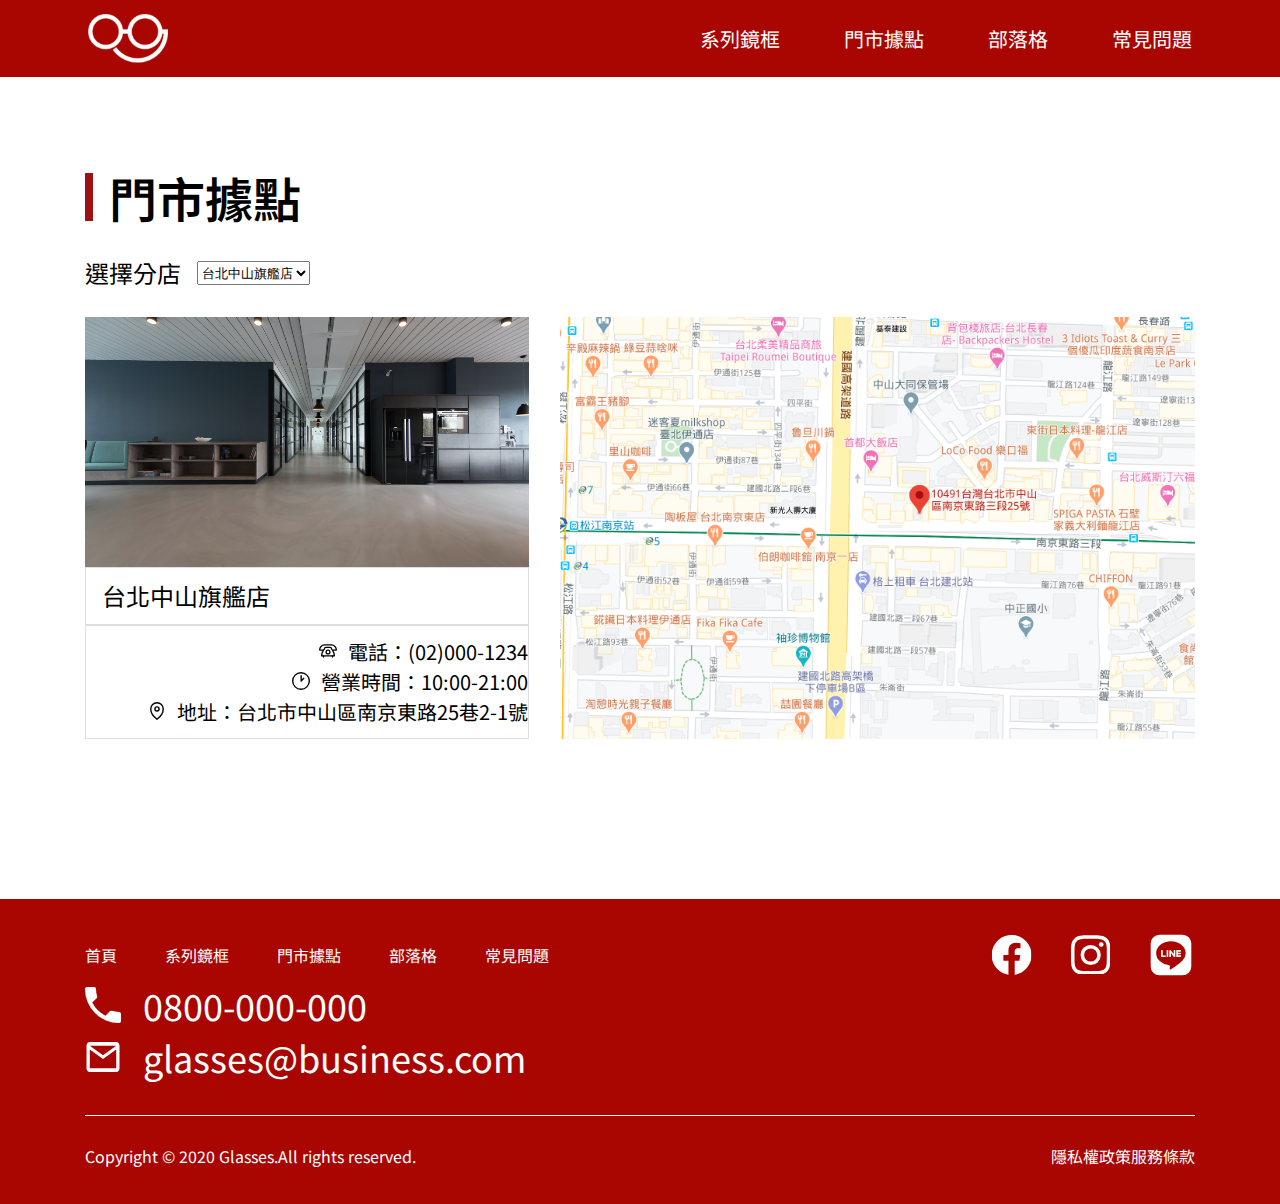
<file: index.html>
<!DOCTYPE html>
<html lang="en">
  <head>
    <meta charset="UTF-8">
    <meta name="viewport" content="width=device-width, initial-scale=1.0">
    <meta http-equiv="X-UA-Compatible" content="ie=edge">
    <title>門市據點</title>
    <link rel="stylesheet" href="./assets/style/all.css">
  </head>
<body>
    <header class="bg-primary">
        <div class="d-flex flex-wrap justify-content-between align-items-center h-100">
            <img src="./assets/images/logo-new_工作區域 1.png" alt="logo">
            <ul class="nav list-style-none d-flex flex-wrap f-20">
                <li><a href="" class="text-decoration-none text-white">系列鏡框</a></li>
                <li><a href="./index.html" class="text-decoration-none text-white">門市據點</a></li>
                <li><a href="" class="text-decoration-none text-white">部落格</a></li>
                <li><a href="./qa.html" class="text-decoration-none text-white">常見問題</a></li>
            </ul>
        </div>
    </header>

    
<main>
  <div class="container d-flex flex-wrap justify-content-between align-items-end">
      <div class="store">
          <h1>門市據點</h1>
          <div class="d-flex store-select">
              <label for="store" class="f-24 mr-2">選擇分店</label>
              <select id="store" name="store">
                  <option value="台北中山旗艦店">台北中山旗艦店</option>
              </select>
          </div>
          <div class="store-info mt-4">
              <img src="./assets/images/locate1.jpeg" alt="台北中山旗艦店" class="aspect-ratio store-photo">
              <div class="store-contact">
                  <h3 class="border pl-2 py-2">台北中山旗艦店</h3>
                  <ul class="border list-style-none py-2">
                      <li class="d-flex justify-content-start pl-3">
                          <img src="./assets/images/icon-phone-black.svg" alt="phone-icon">
                          <div>電話：(02)000-1234</div>
                      </li>
                      <li class="d-flex justify-content-start pl-3">
                          <img src="./assets/images/icon-clock-black.svg" alt="clock-icon">
                          <div>營業時間：10:00-21:00</div>
                      </li>
                      <li class="d-flex justify-content-start pl-3">
                          <img src="./assets/images/icon-map.svg" alt="map-icon">
                          <div>地址：台北市中山區南京東路25巷2-1號</div>
                      </li>
                  </ul>
              </div>
          </div>
      </div>
      <img src="./assets/images/螢幕快照 2020-02-13 16.35.44.png" alt="" class="map">
  </div>
</main>

    <footer class="bg-primary">
        <div class="container">
            <div class="d-flex justify-content-between">
                <div class="mx">
                    <ul class="footer-menu d-flex mb-3 mt-2">
                        <li><a href="" class="text-decoration-none text-white">首頁</a></li>
                        <li><a href="" class="text-decoration-none text-white">系列鏡框</a></li>
                        <li><a href="./index.html" class="text-decoration-none text-white">門市據點</a></li>
                        <li><a href="" class="text-decoration-none text-white">部落格</a></li>
                        <li><a href="./qa.html" class="text-decoration-none text-white">常見問題</a></li>
                    </ul>
                    <div class="d-flex contact"><img src="./assets/images/icon-phone.svg" alt="">0800-000-000</div>
                    <div class="d-flex contact"><img src="./assets/images/icon-mail.svg" alt=""><a href="mailto:glasses@business.com"></a> glasses@business.com</div>
                </div>
                <ul class="sns-menu d-flex">
                    <li><a href=""><img src="./assets/images/icon-fb.svg" alt=""></a></li>
                    <li><a href=""><img src="./assets/images/icon-ig.svg" alt=""></a></li>
                    <li><a href=""><img src="./assets/images/icon-line.svg" alt=""></a></li>
                </ul>
            </div>
            
            <div class="d-flex copy-right">
                <small>Copyright © 2020 Glasses.All rights reserved.</small>
                <ul class="d-flex policy">
                    <li><a href="" class="text-decoration-none text-white">隱私權政策</a></li>
                    <li><a href="" class="text-decoration-none text-white">服務條款</a></li>
                </ul>
            </div>
        </div>
    </footer>
  <script src="./assets/js/vendors.js"></script>
  <script src="./assets/js/all.js"></script>
</body>

</html>
</file>
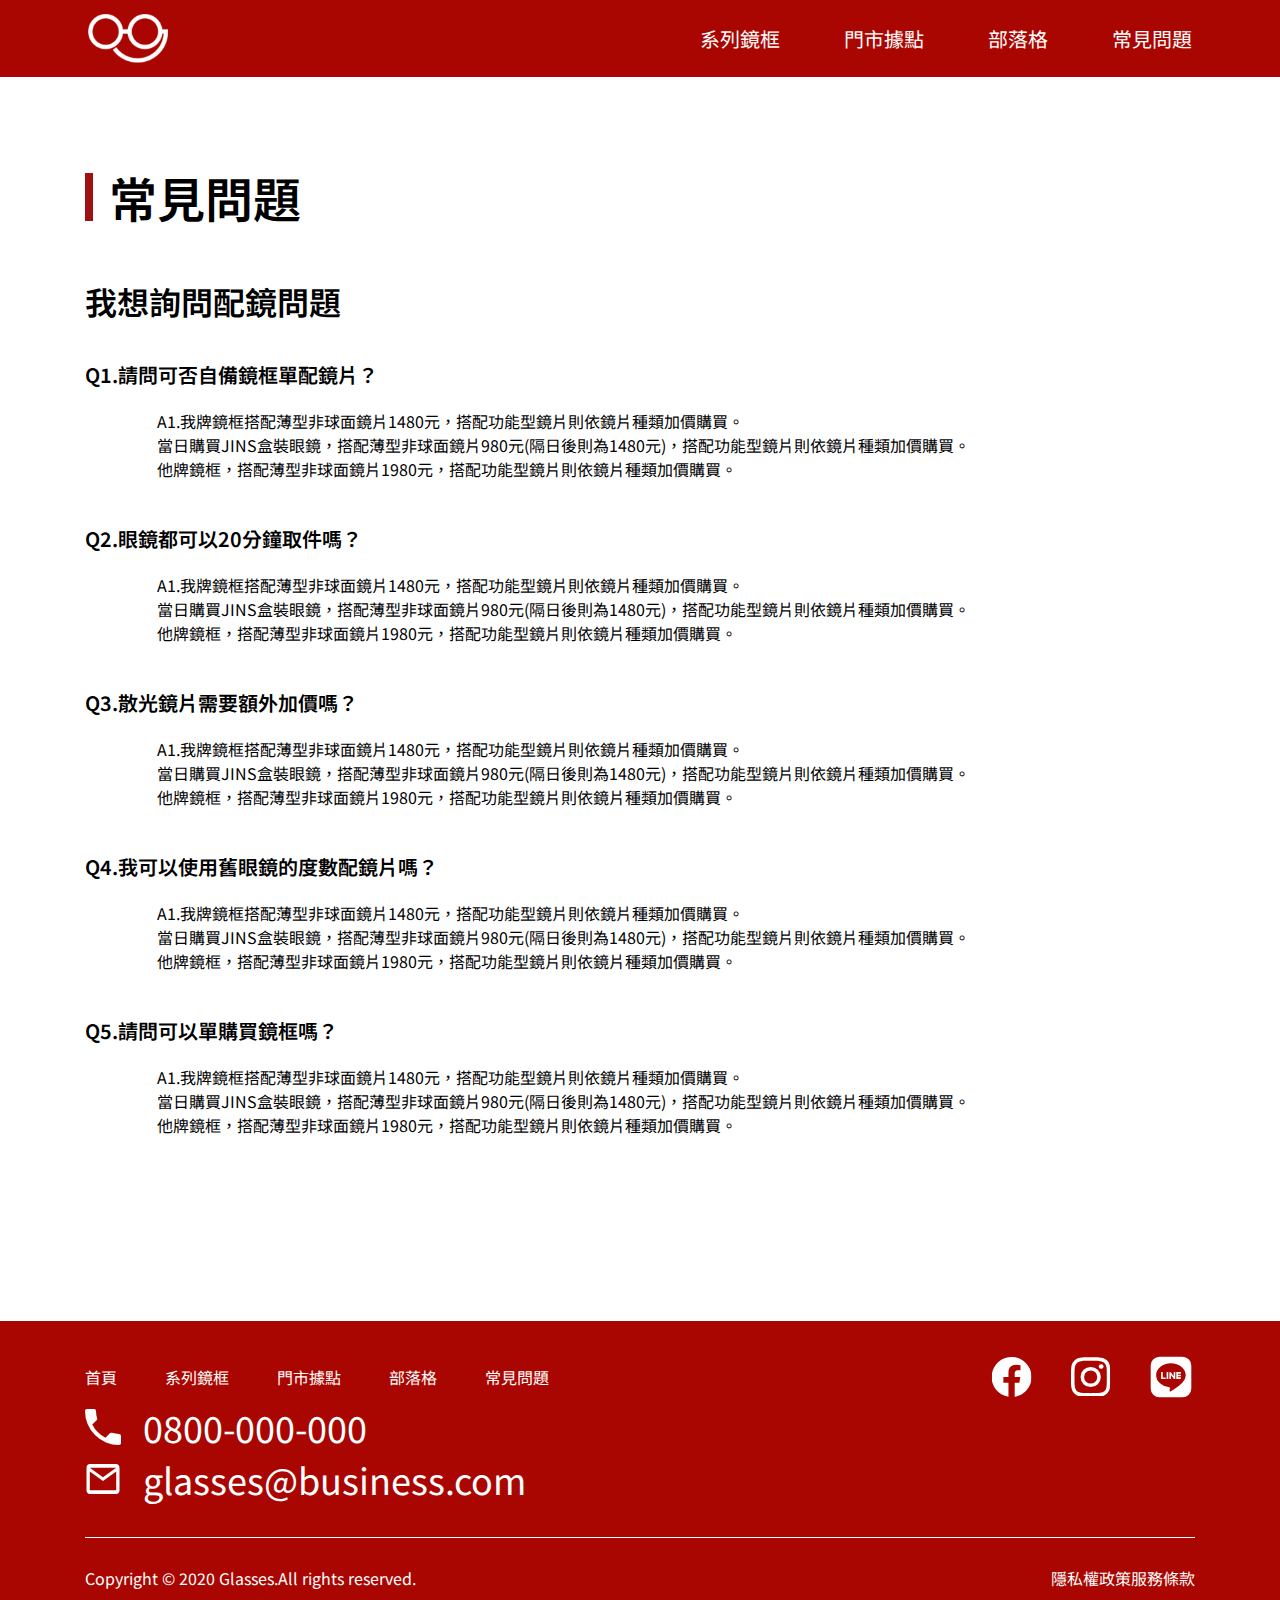
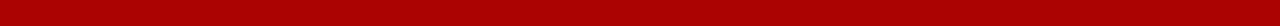
<file: qa.html>
<!DOCTYPE html>
<html lang="en">
  <head>
    <meta charset="UTF-8">
    <meta name="viewport" content="width=device-width, initial-scale=1.0">
    <meta http-equiv="X-UA-Compatible" content="ie=edge">
    <title>常見問題</title>
    <link rel="stylesheet" href="./assets/style/all.css">
  </head>
<body>
    <header class="bg-primary">
        <div class="d-flex flex-wrap justify-content-between align-items-center h-100">
            <img src="./assets/images/logo-new_工作區域 1.png" alt="logo">
            <ul class="nav list-style-none d-flex flex-wrap f-20">
                <li><a href="" class="text-decoration-none text-white">系列鏡框</a></li>
                <li><a href="./index.html" class="text-decoration-none text-white">門市據點</a></li>
                <li><a href="" class="text-decoration-none text-white">部落格</a></li>
                <li><a href="./qa.html" class="text-decoration-none text-white">常見問題</a></li>
            </ul>
        </div>
    </header>

    <main>
    <div class="container">
        <h1>常見問題</h1>
        <h2 class="mt-8">我想詢問配鏡問題</h2>
        <h5 class="mt-6">Q1.請問可否自備鏡框單配鏡片？</h5>
        <p class="ml-9 my-3">
            A1.我牌鏡框搭配薄型非球面鏡片1480元，搭配功能型鏡片則依鏡片種類加價購買。</br>
            當日購買JINS盒裝眼鏡，搭配薄型非球面鏡片980元(隔日後則為1480元)，搭配功能型鏡片則依鏡片種類加價購買。</br>
            他牌鏡框，搭配薄型非球面鏡片1980元，搭配功能型鏡片則依鏡片種類加價購買。
        </p>
        <h5 class="mt-6">Q2.眼鏡都可以20分鐘取件嗎？</h5>
        <p class="ml-9 my-3">
            A1.我牌鏡框搭配薄型非球面鏡片1480元，搭配功能型鏡片則依鏡片種類加價購買。</br>
            當日購買JINS盒裝眼鏡，搭配薄型非球面鏡片980元(隔日後則為1480元)，搭配功能型鏡片則依鏡片種類加價購買。</br>
            他牌鏡框，搭配薄型非球面鏡片1980元，搭配功能型鏡片則依鏡片種類加價購買。
        </p>
        <h5 class="mt-6">Q3.散光鏡片需要額外加價嗎？</h5>
        <p class="ml-9 my-3">
            A1.我牌鏡框搭配薄型非球面鏡片1480元，搭配功能型鏡片則依鏡片種類加價購買。</br>
            當日購買JINS盒裝眼鏡，搭配薄型非球面鏡片980元(隔日後則為1480元)，搭配功能型鏡片則依鏡片種類加價購買。</br>
            他牌鏡框，搭配薄型非球面鏡片1980元，搭配功能型鏡片則依鏡片種類加價購買。
        </p>
        <h5 class="mt-6">Q4.我可以使用舊眼鏡的度數配鏡片嗎？</h5>
        <p class="ml-9 my-3">
            A1.我牌鏡框搭配薄型非球面鏡片1480元，搭配功能型鏡片則依鏡片種類加價購買。</br>
            當日購買JINS盒裝眼鏡，搭配薄型非球面鏡片980元(隔日後則為1480元)，搭配功能型鏡片則依鏡片種類加價購買。</br>
            他牌鏡框，搭配薄型非球面鏡片1980元，搭配功能型鏡片則依鏡片種類加價購買。
        </p>
        <h5 class="mt-6">Q5.請問可以單購買鏡框嗎？</h5>
        <p class="ml-9 my-3">
            A1.我牌鏡框搭配薄型非球面鏡片1480元，搭配功能型鏡片則依鏡片種類加價購買。</br>
            當日購買JINS盒裝眼鏡，搭配薄型非球面鏡片980元(隔日後則為1480元)，搭配功能型鏡片則依鏡片種類加價購買。</br>
            他牌鏡框，搭配薄型非球面鏡片1980元，搭配功能型鏡片則依鏡片種類加價購買。
        </p>
    </div>
</main>

    <footer class="bg-primary">
        <div class="container">
            <div class="d-flex justify-content-between">
                <div class="mx">
                    <ul class="footer-menu d-flex mb-3 mt-2">
                        <li><a href="" class="text-decoration-none text-white">首頁</a></li>
                        <li><a href="" class="text-decoration-none text-white">系列鏡框</a></li>
                        <li><a href="./index.html" class="text-decoration-none text-white">門市據點</a></li>
                        <li><a href="" class="text-decoration-none text-white">部落格</a></li>
                        <li><a href="./qa.html" class="text-decoration-none text-white">常見問題</a></li>
                    </ul>
                    <div class="d-flex contact"><img src="./assets/images/icon-phone.svg" alt="">0800-000-000</div>
                    <div class="d-flex contact"><img src="./assets/images/icon-mail.svg" alt=""><a href="mailto:glasses@business.com"></a> glasses@business.com</div>
                </div>
                <ul class="sns-menu d-flex">
                    <li><a href=""><img src="./assets/images/icon-fb.svg" alt=""></a></li>
                    <li><a href=""><img src="./assets/images/icon-ig.svg" alt=""></a></li>
                    <li><a href=""><img src="./assets/images/icon-line.svg" alt=""></a></li>
                </ul>
            </div>
            
            <div class="d-flex copy-right">
                <small>Copyright © 2020 Glasses.All rights reserved.</small>
                <ul class="d-flex policy">
                    <li><a href="" class="text-decoration-none text-white">隱私權政策</a></li>
                    <li><a href="" class="text-decoration-none text-white">服務條款</a></li>
                </ul>
            </div>
        </div>
    </footer>
  <script src="./assets/js/vendors.js"></script>
  <script src="./assets/js/all.js"></script>
</body>

</html>
</file>
<file: assets/style/all.css>
/* http://meyerweb.com/eric/tools/css/reset/ 
   v2.0 | 20110126
   License: none (public domain)
*/
@import url("https://fonts.googleapis.com/css2?family=Noto+Sans+TC:wght@400;500;700;900&display=swap");
html, body, div, span, applet, object, iframe,
h1, h2, h3, h4, h5, h6, p, blockquote, pre,
a, abbr, acronym, address, big, cite, code,
del, dfn, em, img, ins, kbd, q, s, samp,
small, strike, strong, sub, sup, tt, var,
b, u, i, center,
dl, dt, dd, ol, ul, li,
fieldset, form, label, legend,
table, caption, tbody, tfoot, thead, tr, th, td,
article, aside, canvas, details, embed,
figure, figcaption, footer, header, hgroup,
menu, nav, output, ruby, section, summary,
time, mark, audio, video {
  margin: 0;
  padding: 0;
  border: 0;
  font-size: 100%;
  font: inherit;
  vertical-align: baseline; }

/* HTML5 display-role reset for older browsers */
article, aside, details, figcaption, figure,
footer, header, hgroup, menu, nav, section {
  display: block; }

body {
  line-height: 1; }

ol, ul {
  list-style: none; }

blockquote, q {
  quotes: none; }

blockquote:before, blockquote:after,
q:before, q:after {
  content: '';
  content: none; }

table {
  border-collapse: collapse;
  border-spacing: 0; }

.f-14 {
  font-size: 14px; }

.f-20 {
  font-size: 20px; }

.f-24 {
  font-size: 24px; }

/* basic */
.mt-05 {
  margin-top: 4px; }

.mt-1 {
  margin-top: 8px; }

.mt-2 {
  margin-top: 16px; }

.mt-3 {
  margin-top: 24px; }

.mt-4 {
  margin-top: 32px; }

.mt-5 {
  margin-top: 40px; }

.mt-6 {
  margin-top: 48px; }

.mt-7 {
  margin-top: 56px; }

.mt-8 {
  margin-top: 64px; }

.mt-9 {
  margin-top: 72px; }

.ml-2 {
  margin-left: 16px; }

.ml-3 {
  margin-left: 24px; }

.ml-4 {
  margin-left: 32px; }

.ml-5 {
  margin-left: 40px; }

.ml-6 {
  margin-left: 48px; }

.ml-7 {
  margin-left: 56px; }

.ml-8 {
  margin-left: 64px; }

.ml-9 {
  margin-left: 72px; }

.mr-2 {
  margin-right: 16px; }

.mr-3 {
  margin-right: 24px; }

.mx-3 {
  margin: 0 24px; }

.my-1 {
  margin-top: 8px;
  margin-bottom: 8px; }

.my-2 {
  margin-top: 16px;
  margin-bottom: 16px; }

.my-3 {
  margin-top: 24px;
  margin-bottom: 24px; }

.my-4 {
  margin-top: 32px;
  margin-bottom: 32px; }

.my-5 {
  margin-top: 40px;
  margin-bottom: 40px; }

.mb-3 {
  margin-bottom: 24px; }

.pl-2 {
  padding-left: 16px; }

.pl-3 {
  padding-left: 24px; }

.py-2 {
  padding-top: 16px;
  padding-bottom: 16px; }

.mr-auto {
  margin-right: auto; }

.ml-auto {
  margin-left: auto; }

.mx-auto {
  margin-right: auto;
  margin-left: auto;
  text-align: center; }

.line-height-15 {
  line-height: 1.5; }

.text-white {
  color: #FFFFFF; }

.text-center {
  text-align: center; }

.d-flex {
  display: -webkit-box;
  display: -ms-flexbox;
  display: flex; }

.flex-wrap {
  -ms-flex-wrap: wrap;
      flex-wrap: wrap; }

.justify-content-center {
  -webkit-box-pack: center;
      -ms-flex-pack: center;
          justify-content: center; }

.justify-content-between {
  -webkit-box-pack: justify;
      -ms-flex-pack: justify;
          justify-content: space-between; }

.justify-content-start {
  -webkit-box-pack: end;
      -ms-flex-pack: end;
          justify-content: end; }

.flex-lg-column {
  -webkit-box-orient: vertical;
  -webkit-box-direction: normal;
      -ms-flex-direction: column;
          flex-direction: column; }

.align-items-center {
  -webkit-box-align: center;
      -ms-flex-align: center;
          align-items: center; }

.align-items-end {
  -webkit-box-align: end;
      -ms-flex-align: end;
          align-items: flex-end; }

.list-style-none {
  list-style: none; }

.text-decoration-none {
  text-decoration: none; }

.w-100 {
  width: 100%; }

.h-100 {
  height: 100%; }

body {
  font-family: 'Noto Sans TC', sans-serif; }

*, *::before, *::after {
  -webkit-box-sizing: border-box;
          box-sizing: border-box; }

img {
  max-width: 100%;
  height: auto; }

.border {
  border: 1px solid #00000020; }

.aspect-ratio {
  aspect-ratio: 16 / 9; }

h1 {
  font-size: 48px;
  font-weight: 600;
  border-left: 8px solid #9F1213;
  padding-left: 16px;
  margin-bottom: 40px; }

h2 {
  font-size: 32px;
  font-weight: 600; }

h5 {
  font-size: 20px;
  font-weight: 600; }

p {
  font-size: 16px;
  line-height: 1.5; }

/* page */
.container {
  max-width: 1110px;
  margin-right: auto;
  margin-left: auto; }

.bg-primary {
  background-color: #AA0601; }

header {
  padding: 14px 88px; }

header ul li {
  margin-left: 64px; }

header ul li:first-child {
  margin-left: 0; }

@media screen and (max-width: 768px) {
  header {
    padding: 0 29px 0 39px; }
  header ul li {
    margin-left: 40px; } }

@media screen and (max-width: 414px) {
  header {
    padding: 0;
    height: auto; }
  header img {
    margin-top: 10px;
    margin-bottom: 10px;
    margin-right: auto;
    margin-left: auto; }
  header ul {
    width: 100%; }
  header ul li {
    width: 50%;
    border: 1px solid #FFFFFF;
    margin-left: 0;
    text-align: center;
    padding: 8px 0; } }

main {
  padding-top: 96px;
  padding-bottom: 160px; }

.store {
  width: 40%; }

.store-contact h3 {
  font-size: 24px; }

.store-contact ul {
  font-size: 20px; }

.store-contact img {
  width: 18px;
  height: 18px;
  margin-right: 11px; }

.store-contact li:not(:last-child) {
  margin-bottom: 10px; }

.store-info {
  display: -webkit-box;
  display: -ms-flexbox;
  display: flex;
  -webkit-box-orient: vertical;
  -webkit-box-direction: normal;
      -ms-flex-direction: column;
          flex-direction: column; }

.map {
  max-width: 60%; }

@media screen and (max-width: 768px) {
  main, footer {
    padding-left: 40px;
    padding-right: 40px; }
  .store {
    width: 100%; }
  .store-photo {
    width: 50%; }
  .store-contact {
    width: 50%; }
  .store-contact h3 {
    font-size: 16px; }
  .store-contact ul {
    font-size: 14px; }
  .store-contact img {
    width: 15px;
    height: 15px;
    margin-right: 11px; }
  .store-info {
    -webkit-box-orient: horizontal;
    -webkit-box-direction: normal;
        -ms-flex-direction: row;
            flex-direction: row;
    gap: 30px;
    -webkit-box-pack: c;
        -ms-flex-pack: c;
            justify-content: c; }
  .map {
    max-width: 100%; } }

@media screen and (max-width: 414px) {
  main, footer {
    padding-left: 15px;
    padding-right: 15px; }
  .store-info {
    -webkit-box-orient: vertical;
    -webkit-box-direction: normal;
        -ms-flex-direction: column;
            flex-direction: column;
    gap: 12px; }
  .store-photo {
    width: 100%; }
  .store-contact {
    width: 100%; }
  .map {
    max-width: 100%; } }

footer {
  padding-top: 32px;
  padding-bottom: 40px;
  color: #FFFFFF; }

.footer-menu li:not(:last-child) {
  margin-right: 48px; }

.sns-menu li:not(:last-child) {
  margin-right: 32px; }

.contact {
  font-size: 36px;
  margin-bottom: 16px; }

.contact img {
  width: 36px;
  height: 36px;
  margin-right: 22px; }

.copy-right {
  -webkit-box-pack: justify;
      -ms-flex-pack: justify;
          justify-content: space-between;
  border-top: 1px solid #FFFFFF;
  margin-top: 24px;
  padding-top: 32px; }

@media screen and (max-width: 768px) {
  .footer-menu li:not(:last-child) {
    margin-right: 0; }
  .mx {
    width: 70%; }
  .footer-menu {
    -webkit-box-pack: justify;
        -ms-flex-pack: justify;
            justify-content: space-between; }
  .contact {
    font-size: 20px; }
  .contact img {
    width: 18px;
    height: 18px;
    margin-right: 11px; }
  .sns-menu img {
    width: 24px;
    height: 24px; }
  .sns-menu li:not(:last-child) {
    margin-right: 24px; } }

@media screen and (max-width: 414px) {
  .footer-menu {
    display: none; }
  .contact {
    font-size: 16px; }
  .copy-right {
    -webkit-box-orient: vertical;
    -webkit-box-direction: normal;
        -ms-flex-direction: column;
            flex-direction: column; }
  .policy {
    -webkit-box-orient: vertical;
    -webkit-box-direction: normal;
        -ms-flex-direction: column;
            flex-direction: column; }
  .policy li {
    margin-top: 8px; } }

/*# sourceMappingURL=all.css.map */
</file>
